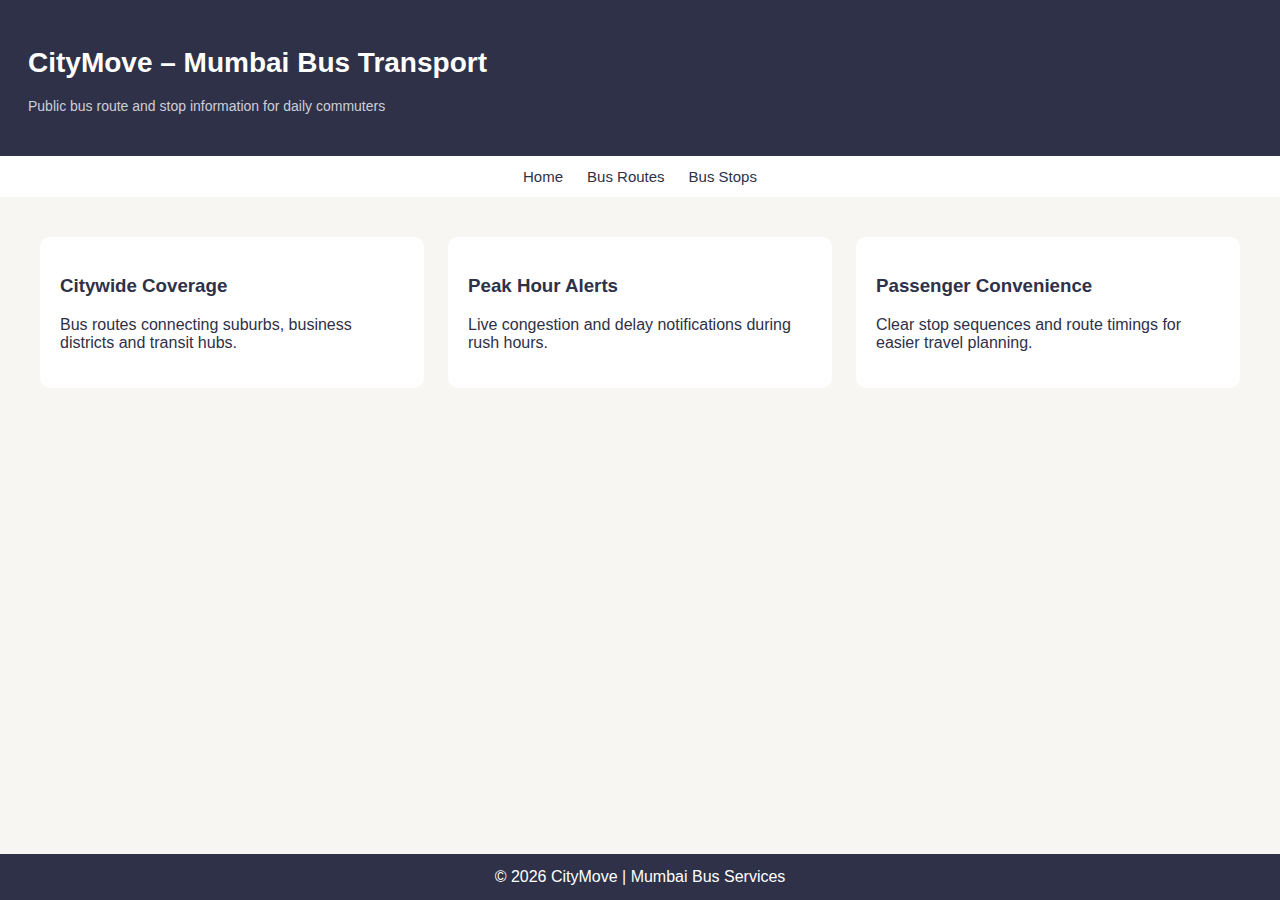
<file: index.html>
<!doctype html>
<html>
  <head>
    <title>CityMove – Mumbai Bus Transport</title>

    <style>
      nav {
        display: flex;
        justify-content: center;
        gap: 24px;
        background-color: #ffffff;
        padding: 12px;
        font-weight: 500;
      }

      nav a {
        text-decoration: none;
        color: #2e3148;
        font-size: 15px;
      }

      nav a:hover {
        color: #5c5f78;
      }
    </style>

    <link rel="stylesheet" href="style.css" />
  </head>

  <body>
    <header class="header">
      <h1 style="color: #ffffff; font-size: 28px">
        CityMove – Mumbai Bus Transport
      </h1>
      <p class="subtitle">
        Public bus route and stop information for daily commuters
      </p>
    </header>

    <nav>
      <a href="index.html">Home</a>
      <a href="routes.html">Bus Routes</a>
      <a href="bus-stop.html">Bus Stops</a>
    </nav>

    <section class="card-container">
      <div class="info-card">
        <h3>Citywide Coverage</h3>
        <p>
          Bus routes connecting suburbs, business districts and transit hubs.
        </p>
      </div>

      <div class="info-card">
        <h3>Peak Hour Alerts</h3>
        <p>Live congestion and delay notifications during rush hours.</p>
      </div>

      <div class="info-card">
        <h3>Passenger Convenience</h3>
        <p>
          Clear stop sequences and route timings for easier travel planning.
        </p>
      </div>
    </section>

    <footer class="footer">© 2026 CityMove | Mumbai Bus Services</footer>
  </body>
</html>
</file>
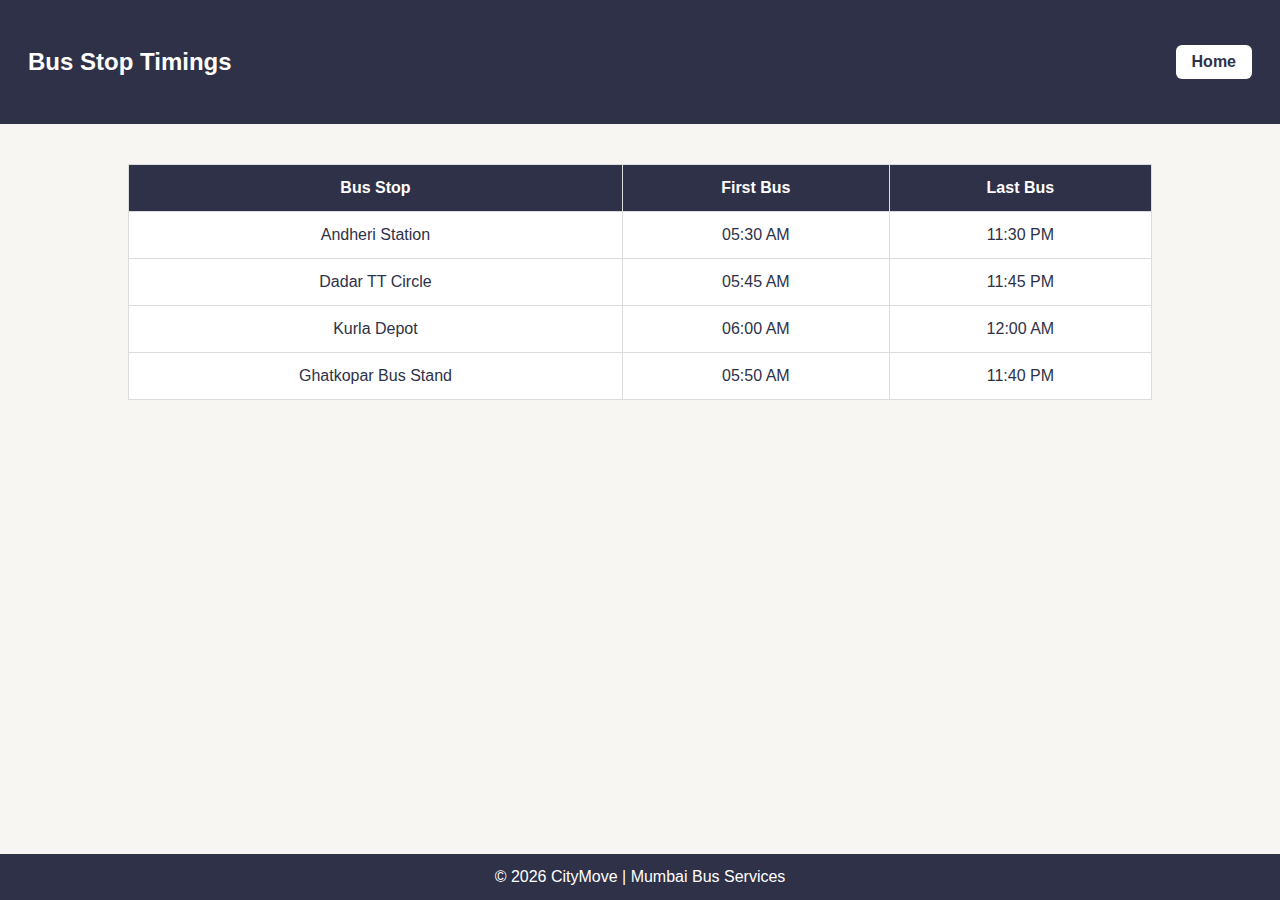
<file: bus-stop.html>
<!doctype html>
<html>
  <head>
    <title>Bus Stop Details</title>

    <style>
      table {
        width: 80%;
        margin: 40px auto;
        border-collapse: collapse;
        background-color: #ffffff;
      }

      th,
      td {
        padding: 14px;
        border: 1px solid #dcdcdc;
        text-align: center;
      }

      tr:hover {
        background-color: #f1f2f6;
      }

      th {
        background-color: #2e3148;
        color: #ffffff;
      }
    </style>

    <link rel="stylesheet" href="style.css" />
  </head>

  <body>
    <header class="header">
      <div class="header-bar">
        <h2 style="color: #ffffff">Bus Stop Timings</h2>
        <a href="index.html" class="home-btn"
          ><span style="font-weight: 600">Home</span></a
        >
      </div>
    </header>

    <table>
      <tr>
        <th>Bus Stop</th>
        <th>First Bus</th>
        <th>Last Bus</th>
      </tr>
      <tr>
        <td>Andheri Station</td>
        <td>05:30 AM</td>
        <td>11:30 PM</td>
      </tr>
      <tr>
        <td>Dadar TT Circle</td>
        <td>05:45 AM</td>
        <td>11:45 PM</td>
      </tr>
      <tr>
        <td>Kurla Depot</td>
        <td>06:00 AM</td>
        <td>12:00 AM</td>
      </tr>
      <tr>
        <td>Ghatkopar Bus Stand</td>
        <td>05:50 AM</td>
        <td>11:40 PM</td>
      </tr>
    </table>
    <footer class="footer">© 2026 CityMove | Mumbai Bus Services</footer>
  </body>
</html>
</file>
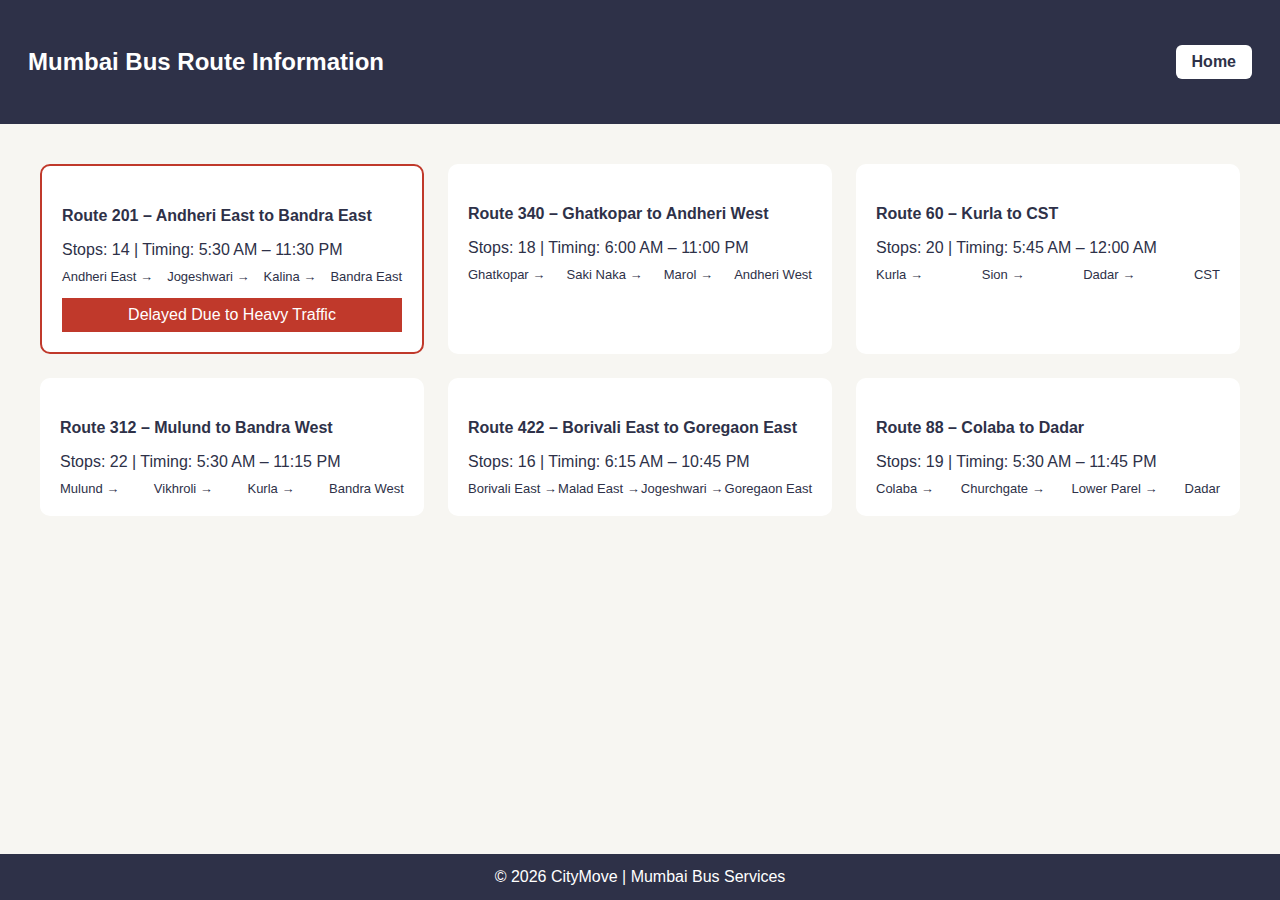
<file: routes.html>
<!doctype html>
<html>
  <head>
    <title>Mumbai Bus Routes</title>
    <link rel="stylesheet" href="style.css" />
  </head>

  <body>
    <header class="header">
      <div class="header-bar">
        <h2 style="color: #ffffff">Mumbai Bus Route Information</h2>
        <a href="index.html" class="home-btn"
          ><span style="font-weight: 600">Home</span></a
        >
      </div>
    </header>

    <section class="route-grid">
      <div class="route-card" id="highlight-route">
        <h4>Route 201 – Andheri East to Bandra East</h4>
        <p>Stops: 14 | Timing: 5:30 AM – 11:30 PM</p>
        <div class="stop-sequence">
          <span>Andheri East</span>
          <span>Jogeshwari</span>
          <span>Kalina</span>
          <span>Bandra East</span>
        </div>
        <div class="delay-alert">Delayed Due to Heavy Traffic</div>
      </div>

      <div class="route-card">
        <h4>Route 340 – Ghatkopar to Andheri West</h4>
        <p>Stops: 18 | Timing: 6:00 AM – 11:00 PM</p>
        <div class="stop-sequence">
          <span>Ghatkopar</span>
          <span>Saki Naka</span>
          <span>Marol</span>
          <span>Andheri West</span>
        </div>
      </div>

      <div class="route-card">
        <h4>Route 60 – Kurla to CST</h4>
        <p>Stops: 20 | Timing: 5:45 AM – 12:00 AM</p>
        <div class="stop-sequence">
          <span>Kurla</span>
          <span>Sion</span>
          <span>Dadar</span>
          <span>CST</span>
        </div>
      </div>

      <div class="route-card">
        <h4>Route 312 – Mulund to Bandra West</h4>
        <p>Stops: 22 | Timing: 5:30 AM – 11:15 PM</p>
        <div class="stop-sequence">
          <span>Mulund</span>
          <span>Vikhroli</span>
          <span>Kurla</span>
          <span>Bandra West</span>
        </div>
      </div>

      <div class="route-card">
        <h4>Route 422 – Borivali East to Goregaon East</h4>
        <p>Stops: 16 | Timing: 6:15 AM – 10:45 PM</p>
        <div class="stop-sequence">
          <span>Borivali East</span>
          <span>Malad East</span>
          <span>Jogeshwari</span>
          <span>Goregaon East</span>
        </div>
      </div>

      <div class="route-card">
        <h4>Route 88 – Colaba to Dadar</h4>
        <p>Stops: 19 | Timing: 5:30 AM – 11:45 PM</p>
        <div class="stop-sequence">
          <span>Colaba</span>
          <span>Churchgate</span>
          <span>Lower Parel</span>
          <span>Dadar</span>
        </div>
      </div>
    </section>
    <footer class="footer">© 2026 CityMove | Mumbai Bus Services</footer>
  </body>
</html>
</file>
<file: style.css>
body {
  margin: 0;
  font-family: Arial, Helvetica, sans-serif;
  background-color: #f7f6f2;
  color: #2e3148;
  min-height: 100vh;
  display: flex;
  flex-direction: column;
}

.header {
  background-color: #2e3148;
  padding: 28px;
}

.header-bar {
  display: flex;
  justify-content: space-between;
  align-items: center;
}

.subtitle {
  color: #cfcfd6;
  font-size: 14px;
}

.home-btn {
  text-decoration: none;
  background-color: #ffffff;
  color: #2e3148;
  padding: 8px 16px;
  border-radius: 6px;
}

.home-btn:hover {
  background-color: #e6e6eb;
}

.card-container {
  display: grid;
  grid-template-columns: repeat(3, 1fr);
  gap: 24px;
  padding: 40px;
}

.info-card {
  background-color: #ffffff;
  padding: 20px;
  border-radius: 10px;
}

.route-grid {
  display: grid;
  grid-template-columns: repeat(3, 1fr);
  gap: 24px;
  padding: 40px;
}

.route-card {
  background-color: #ffffff;
  padding: 20px;
  border-radius: 10px;
}

#highlight-route {
  border: 2px solid #c0392b;
}

.route-card h4,
.route-card p {
  margin-bottom: 10px;
}

.stop-sequence {
  display: flex;
  justify-content: space-between;
  align-items: center;
  font-size: 13px;
  margin-top: 10px;
}

.stop-sequence span::after {
  content: " → ";
}

.stop-sequence span:last-child::after {
  content: "";
}

.delay-alert {
  margin-top: 14px;
  padding: 8px;
  text-align: center;
  background-color: #c0392b;
  color: #ffffff;
  animation: blink 1s infinite;
}

@keyframes blink {
  0% {
    opacity: 1;
  }
  50% {
    opacity: 0.4;
  }
  100% {
    opacity: 1;
  }
}

.footer {
  background-color: #2e3148;
  color: #ffffff;
  text-align: center;
  padding: 14px;
  margin-top: auto;
}

@media screen and (max-width: 768px) {
  .card-container,
  .route-grid {
    grid-template-columns: 1fr;
  }

  .header-bar {
    flex-direction: column;
    gap: 12px;
  }

  body {
    font-size: 14px;
  }
}
</file>
